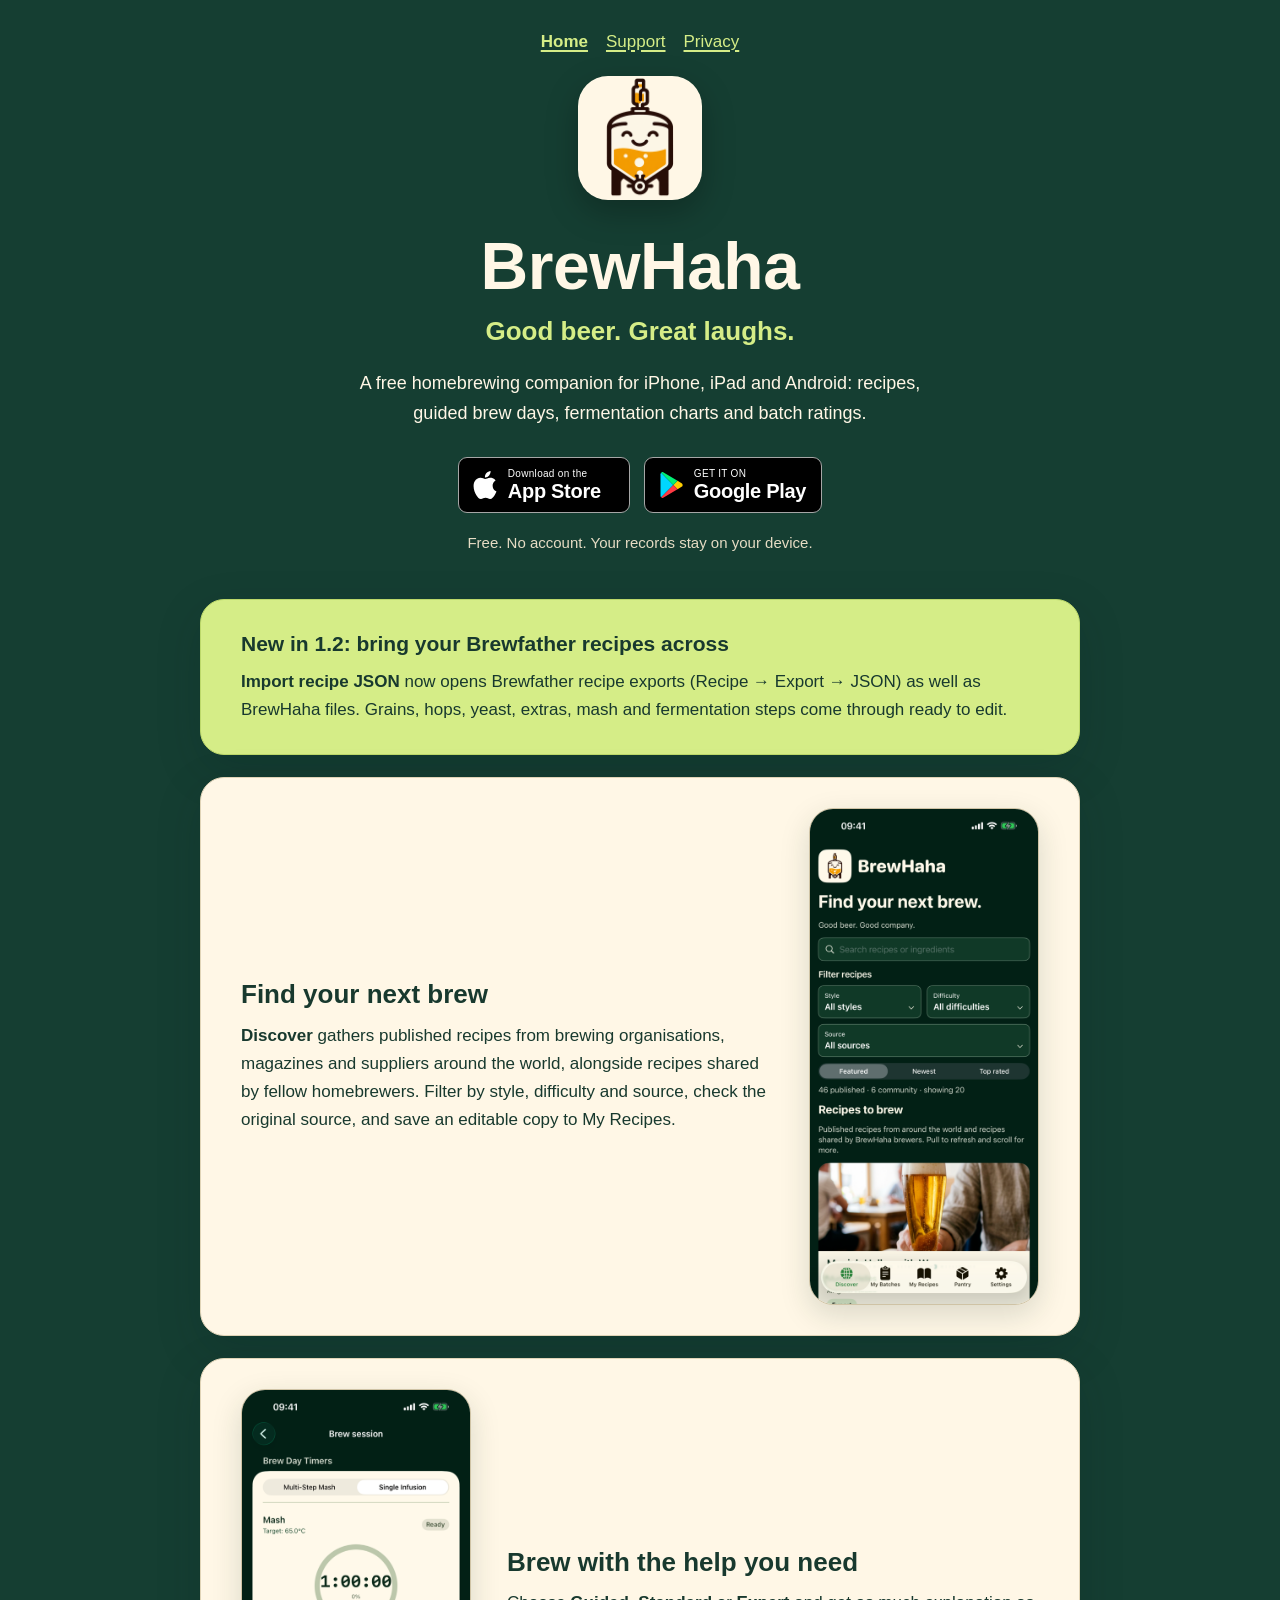
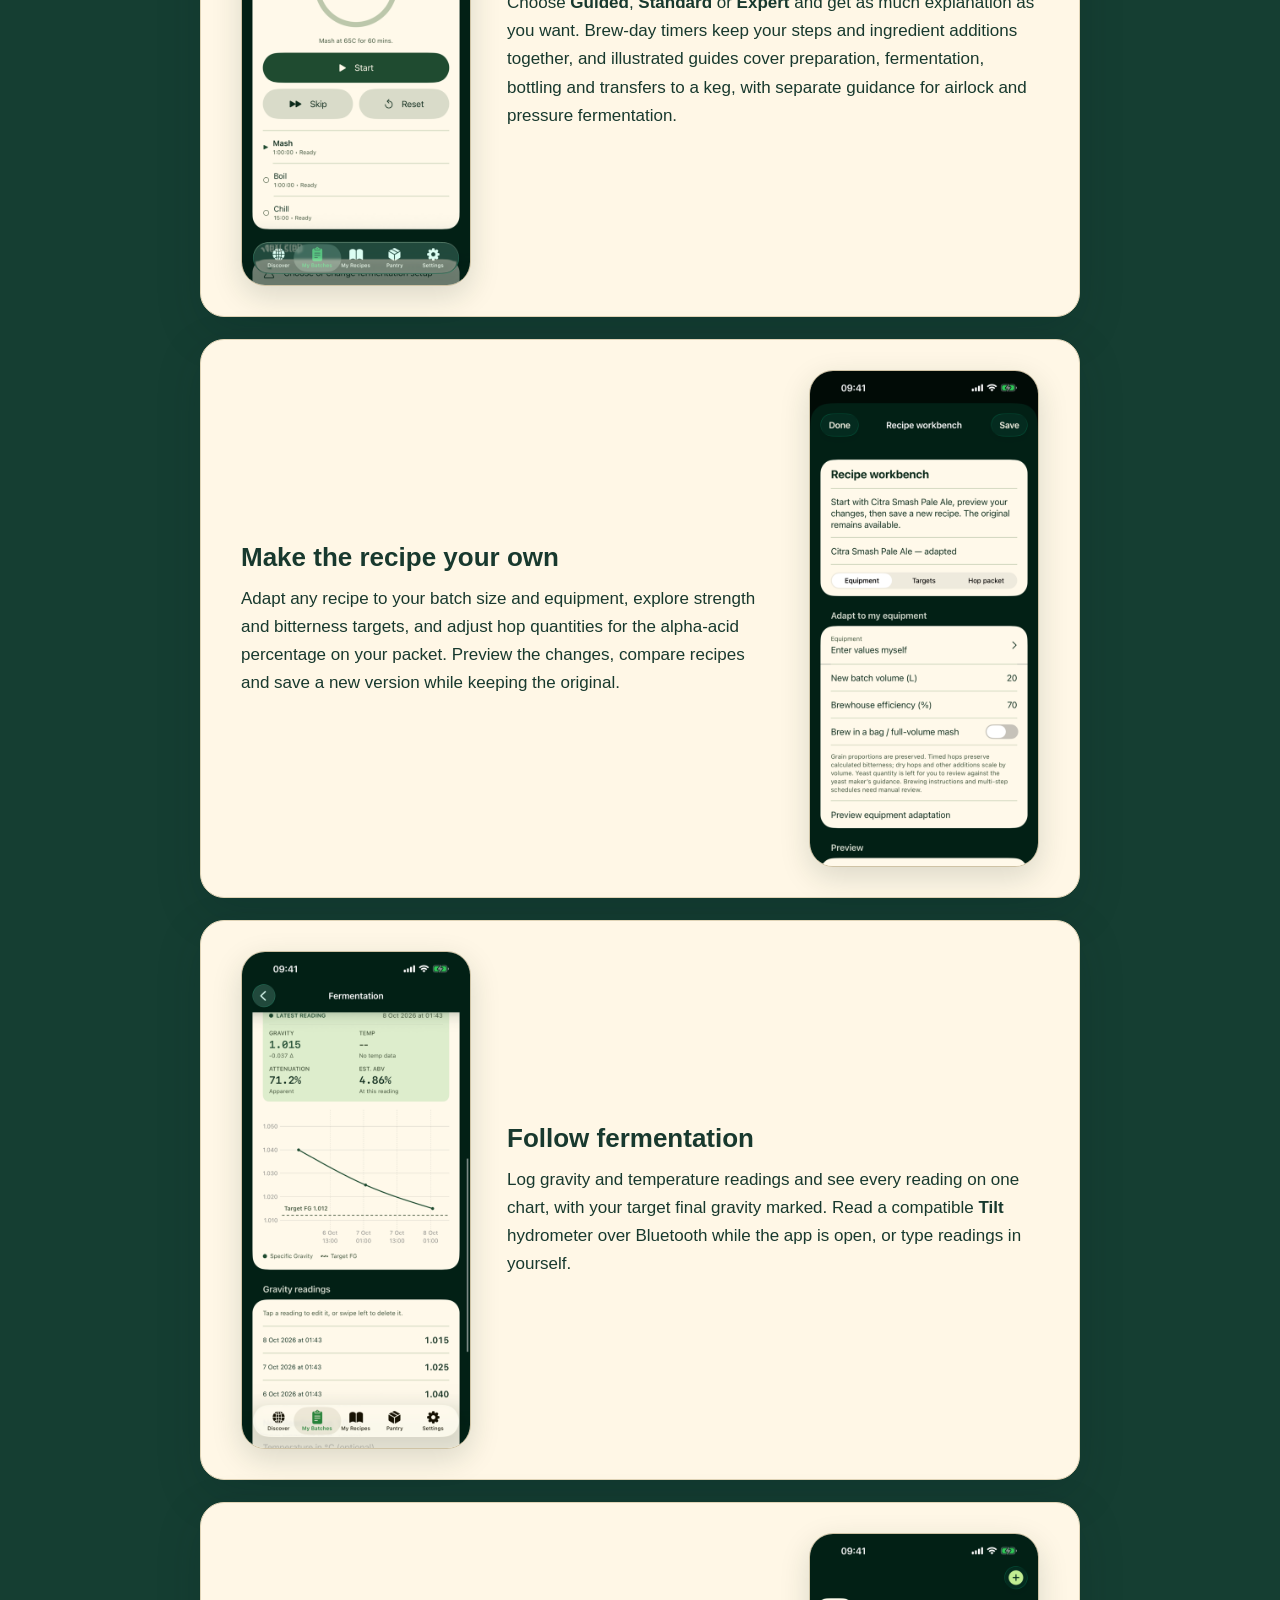
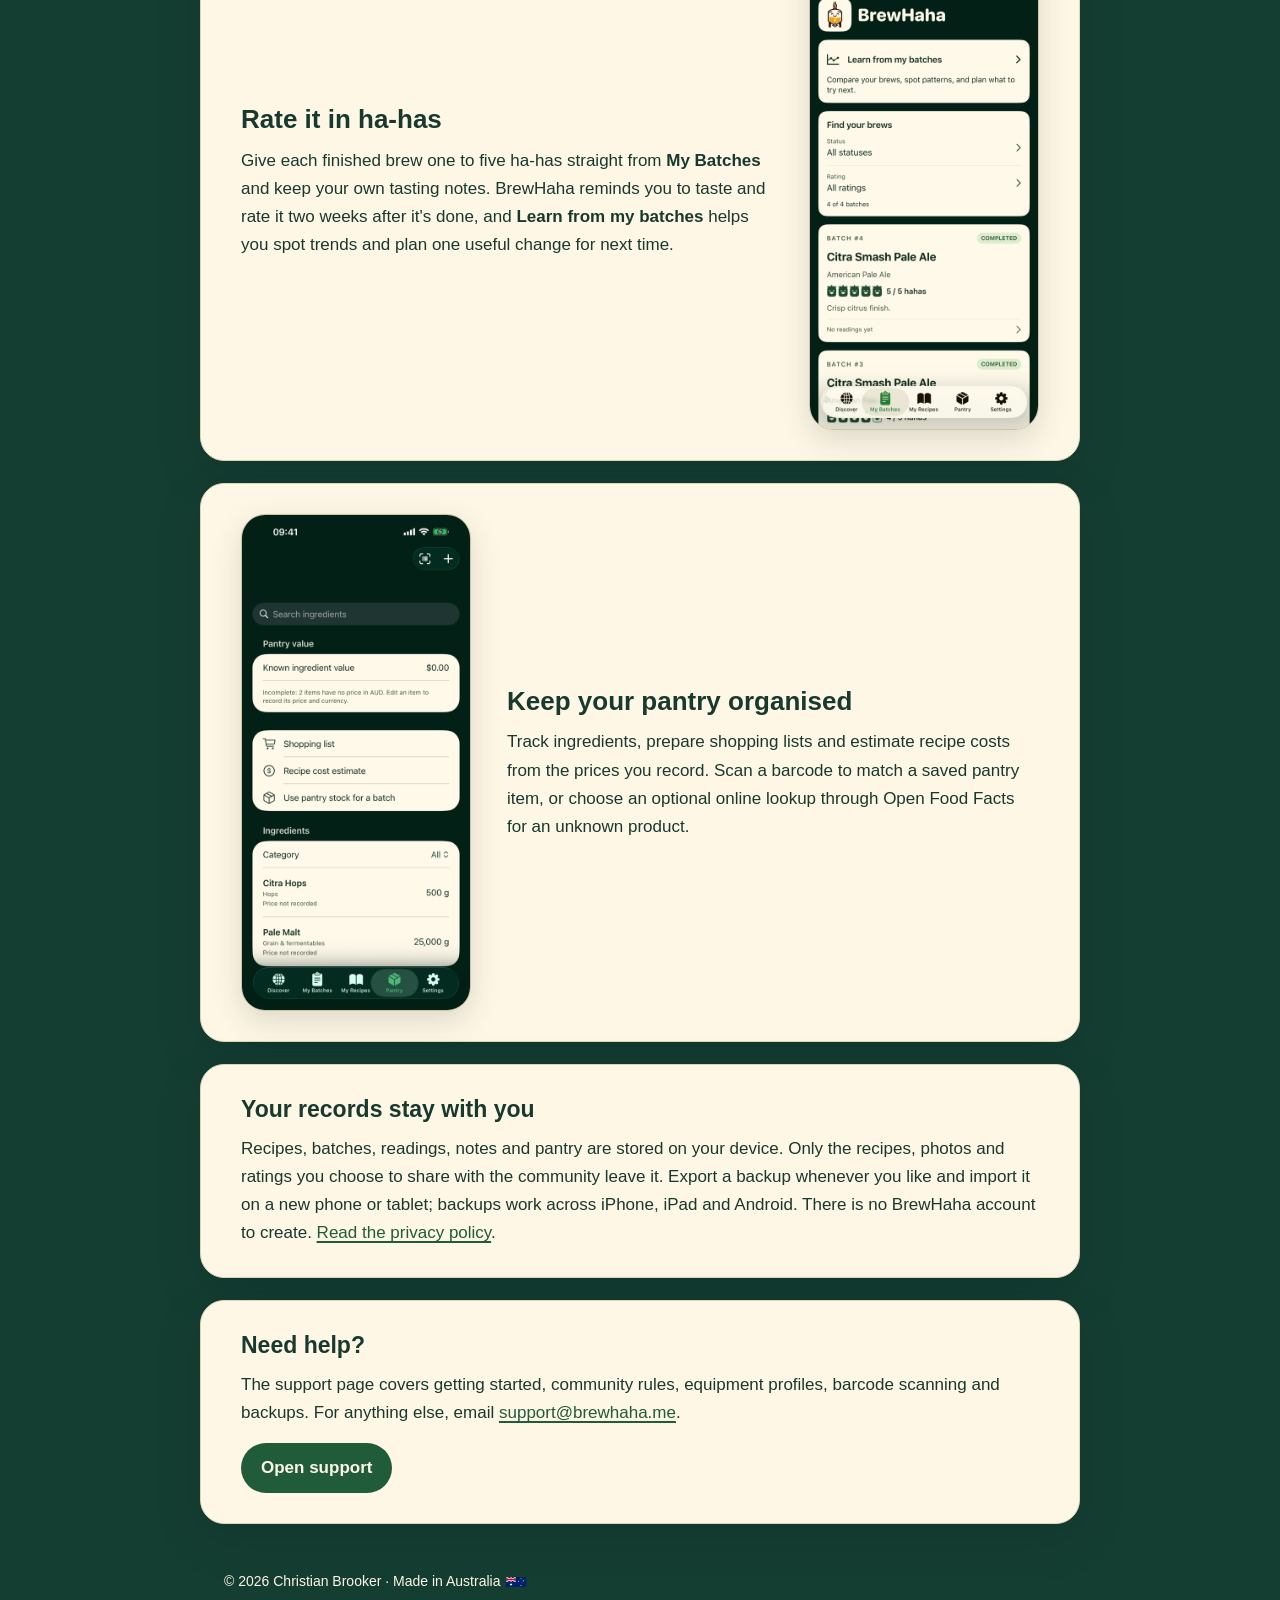
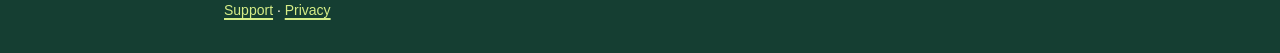
<file: index.html>
<!doctype html>
<html lang="en"><head><meta charset="utf-8"><meta name="viewport" content="width=device-width, initial-scale=1">
<title>BrewHaha – free homebrewing companion for iPhone, iPad and Android</title>
<meta name="description" content="BrewHaha is a free homebrewing companion for iPhone, iPad and Android: published and community recipes, guided brew days with timers, fermentation charts, batch ratings in ha-has and a pantry with shopping lists. No account; your records stay on your device.">
<link rel="canonical" href="https://brewhaha.me/">
<meta name="theme-color" content="#153e32">
<meta property="og:type" content="website">
<meta property="og:site_name" content="BrewHaha">
<meta property="og:url" content="https://brewhaha.me/">
<meta property="og:title" content="BrewHaha – free homebrewing companion for iPhone, iPad and Android">
<meta property="og:description" content="Recipes, guided brew days, fermentation charts and batch ratings. Free, no account, and your records stay on your device.">
<meta property="og:image" content="https://brewhaha.me/assets/logo.png">
<meta property="og:image:width" content="512">
<meta property="og:image:height" content="512">
<meta property="og:image:alt" content="BrewHaha app icon: a smiling beer mug">
<meta name="twitter:card" content="summary">
<link rel="icon" href="assets/logo.png" type="image/png">
<link rel="apple-touch-icon" href="assets/logo.png">
<link rel="stylesheet" href="assets/site.css">
<script type="application/ld+json">
{"@context":"https://schema.org","@type":"MobileApplication","name":"BrewHaha","url":"https://brewhaha.me/","image":"https://brewhaha.me/assets/logo.png","description":"Free homebrewing companion for iPhone, iPad and Android: recipes, guided brew days, fermentation charts and batch ratings.","operatingSystem":"iOS, Android","applicationCategory":"LifestyleApplication","offers":{"@type":"Offer","price":"0","priceCurrency":"AUD"},"author":{"@type":"Person","name":"Christian Brooker"},"installUrl":["https://apps.apple.com/app/id6818926786","https://play.google.com/store/apps/details?id=com.cbrooker.brewhaha"]}
</script>
</head>
<body><a class="skip" href="#main">Skip to content</a>
<header class="top"><nav aria-label="Main"><a href="./" aria-current="page">Home</a><a href="support/">Support</a><a href="privacy/">Privacy</a></nav></header>
<main id="main" class="home">

<section class="hero" aria-labelledby="name">
<img src="assets/logo.png" alt="" width="124" height="124">
<h1 id="name">BrewHaha</h1>
<p class="tag">Good beer. Great laughs.</p>
<p class="lead">A free homebrewing companion for iPhone, iPad and Android: recipes, guided brew days, fermentation charts and batch ratings.</p>
<!-- Store buttons are built in HTML/CSS. Apple's and Google's official badge artwork can be dropped in here later (replace each <a class="badge"> with the official image inside the same link). -->
<p class="stores">
<a class="badge" href="https://apps.apple.com/app/id6818926786"><svg viewBox="0 0 24 24" aria-hidden="true" fill="#fff"><path d="M12.152 6.896c-.948 0-2.415-1.078-3.96-1.04-2.04.027-3.91 1.183-4.961 3.014-2.117 3.675-.546 9.103 1.519 12.09 1.013 1.454 2.208 3.09 3.792 3.039 1.52-.065 2.09-.987 3.935-.987 1.831 0 2.35.987 3.96.948 1.637-.026 2.676-1.48 3.676-2.948 1.156-1.688 1.636-3.325 1.662-3.415-.039-.013-3.182-1.221-3.22-4.857-.026-3.04 2.48-4.494 2.597-4.559-1.429-2.09-3.623-2.324-4.39-2.376-2-.156-3.675 1.09-4.61 1.09zM15.53 3.83c.843-1.012 1.4-2.427 1.245-3.83-1.207.052-2.662.805-3.532 1.818-.78.896-1.454 2.338-1.273 3.714 1.338.104 2.715-.688 3.559-1.701"/></svg><span><small>Download on the</small><b>App Store</b></span></a>
<a class="badge" href="https://play.google.com/store/apps/details?id=com.cbrooker.brewhaha"><svg viewBox="0 0 24 24" aria-hidden="true"><path fill="#00d7fe" d="M3.6 1.4 14 12 3.6 22.6c-.4-.3-.6-.8-.6-1.4V2.8c0-.6.2-1.1.6-1.4z"/><path fill="#ffce00" d="m17.6 8.4 3.5 2c1.2.7 1.2 2.5 0 3.2l-3.5 2L14 12z"/><path fill="#ff3a44" d="M3.6 22.6 14 12l3.6 3.6L5.3 22.9c-.6.3-1.2.2-1.7-.3z"/><path fill="#00f076" d="M3.6 1.4c.5-.5 1.1-.6 1.7-.3l12.3 7.3L14 12z"/></svg><span><small>GET IT ON</small><b>Google Play</b></span></a>
</p>
<p class="fine">Free. No account. Your records stay on your device.</p>
</section>

<section class="card callout" aria-labelledby="new">
<h2 id="new">New in 1.2: bring your Brewfather recipes across</h2>
<p><strong>Import recipe JSON</strong> now opens Brewfather recipe exports (Recipe → Export → JSON) as well as BrewHaha files. Grains, hops, yeast, extras, mash and fermentation steps come through ready to edit.</p>
</section>

<div class="features">
<article class="card feature">
<div><h2>Find your next brew</h2>
<p><strong>Discover</strong> gathers published recipes from brewing organisations, magazines and suppliers around the world, alongside recipes shared by fellow homebrewers. Filter by style, difficulty and source, check the original source, and save an editable copy to My Recipes.</p></div>
<img class="shot" src="assets/screens/discover.png" alt="BrewHaha's Discover screen: style, difficulty and source filters above a list of recipes to brew." width="540" height="1173" loading="lazy">
</article>

<article class="card feature">
<div><h2>Brew with the help you need</h2>
<p>Choose <strong>Guided</strong>, <strong>Standard</strong> or <strong>Expert</strong> and get as much explanation as you want. Brew-day timers keep your steps and ingredient additions together, and illustrated guides cover preparation, fermentation, bottling and transfers to a keg, with separate guidance for airlock and pressure fermentation.</p></div>
<img class="shot" src="assets/screens/brew-day.png" alt="A brew session in BrewHaha with a one-hour mash timer, Start, Skip and Reset buttons, and the boil and chill steps queued below." width="540" height="1173" loading="lazy">
</article>

<article class="card feature">
<div><h2>Make the recipe your own</h2>
<p>Adapt any recipe to your batch size and equipment, explore strength and bitterness targets, and adjust hop quantities for the alpha-acid percentage on your packet. Preview the changes, compare recipes and save a new version while keeping the original.</p></div>
<img class="shot" src="assets/screens/workbench.png" alt="BrewHaha's Recipe workbench adapting Citra Smash Pale Ale to a 20-litre batch, with Equipment, Targets and Hop packet tabs." width="540" height="1173" loading="lazy">
</article>

<article class="card feature">
<div><h2>Follow fermentation</h2>
<p>Log gravity and temperature readings and see every reading on one chart, with your target final gravity marked. Read a compatible <strong>Tilt</strong> hydrometer over Bluetooth while the app is open, or type readings in yourself.</p></div>
<img class="shot" src="assets/screens/fermentation.png" alt="BrewHaha's Fermentation screen: latest gravity 1.015 with attenuation and estimated ABV, above a chart of readings falling towards the target." width="540" height="1173" loading="lazy">
</article>

<article class="card feature">
<div><h2>Rate it in ha-has</h2>
<p>Give each finished brew one to five ha-has straight from <strong>My Batches</strong> and keep your own tasting notes. BrewHaha reminds you to taste and rate it two weeks after it's done, and <strong>Learn from my batches</strong> helps you spot trends and plan one useful change for next time.</p></div>
<img class="shot" src="assets/screens/ratings.png" alt="My Batches in BrewHaha with a completed Citra Smash Pale Ale rated five out of five ha-has and the note “Crisp citrus finish”." width="540" height="1173" loading="lazy">
</article>

<article class="card feature">
<div><h2>Keep your pantry organised</h2>
<p>Track ingredients, prepare shopping lists and estimate recipe costs from the prices you record. Scan a barcode to match a saved pantry item, or choose an optional online lookup through Open Food Facts for an unknown product.</p></div>
<img class="shot" src="assets/screens/pantry.png" alt="BrewHaha's Pantry screen with pantry value, shopping list, recipe cost estimate and stock levels for Citra hops and pale malt." width="540" height="1173" loading="lazy">
</article>
</div>

<section class="card" aria-labelledby="records">
<h2 id="records">Your records stay with you</h2>
<p>Recipes, batches, readings, notes and pantry are stored on your device. Only the recipes, photos and ratings you choose to share with the community leave it. Export a backup whenever you like and import it on a new phone or tablet; backups work across iPhone, iPad and Android. There is no BrewHaha account to create. <a href="privacy/">Read the privacy policy</a>.</p>
</section>

<section class="card" aria-labelledby="help">
<h2 id="help">Need help?</h2>
<p>The support page covers getting started, community rules, equipment profiles, barcode scanning and backups. For anything else, email <a href="mailto:support@brewhaha.me">support@brewhaha.me</a>.</p>
<p><a class="cta" href="support/">Open support</a></p>
</section>

</main>
<footer><p>© 2026 Christian Brooker · Made in Australia <img class="flag" src="assets/flag-au.svg" alt="Australian flag" width="20" height="10"></p><p><a href="support/">Support</a> · <a href="privacy/">Privacy</a></p></footer>
</body></html>
</file>
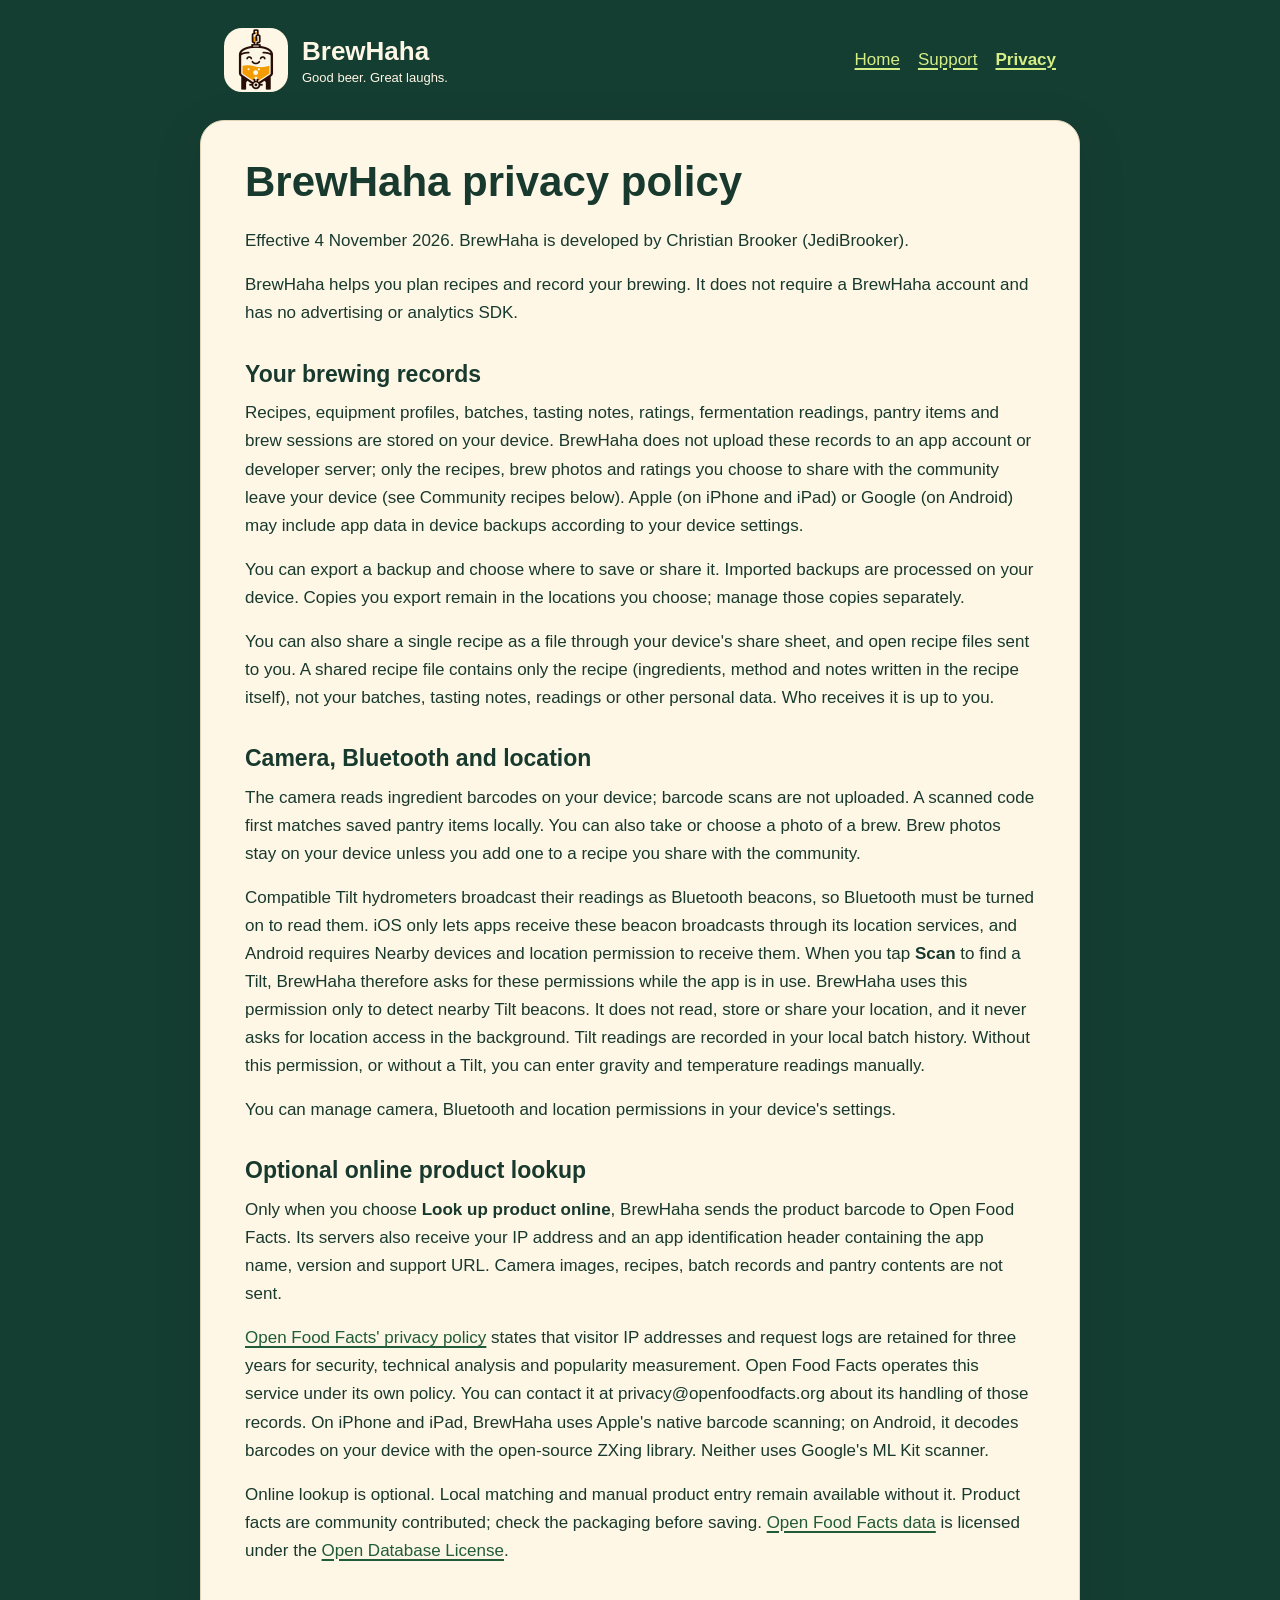
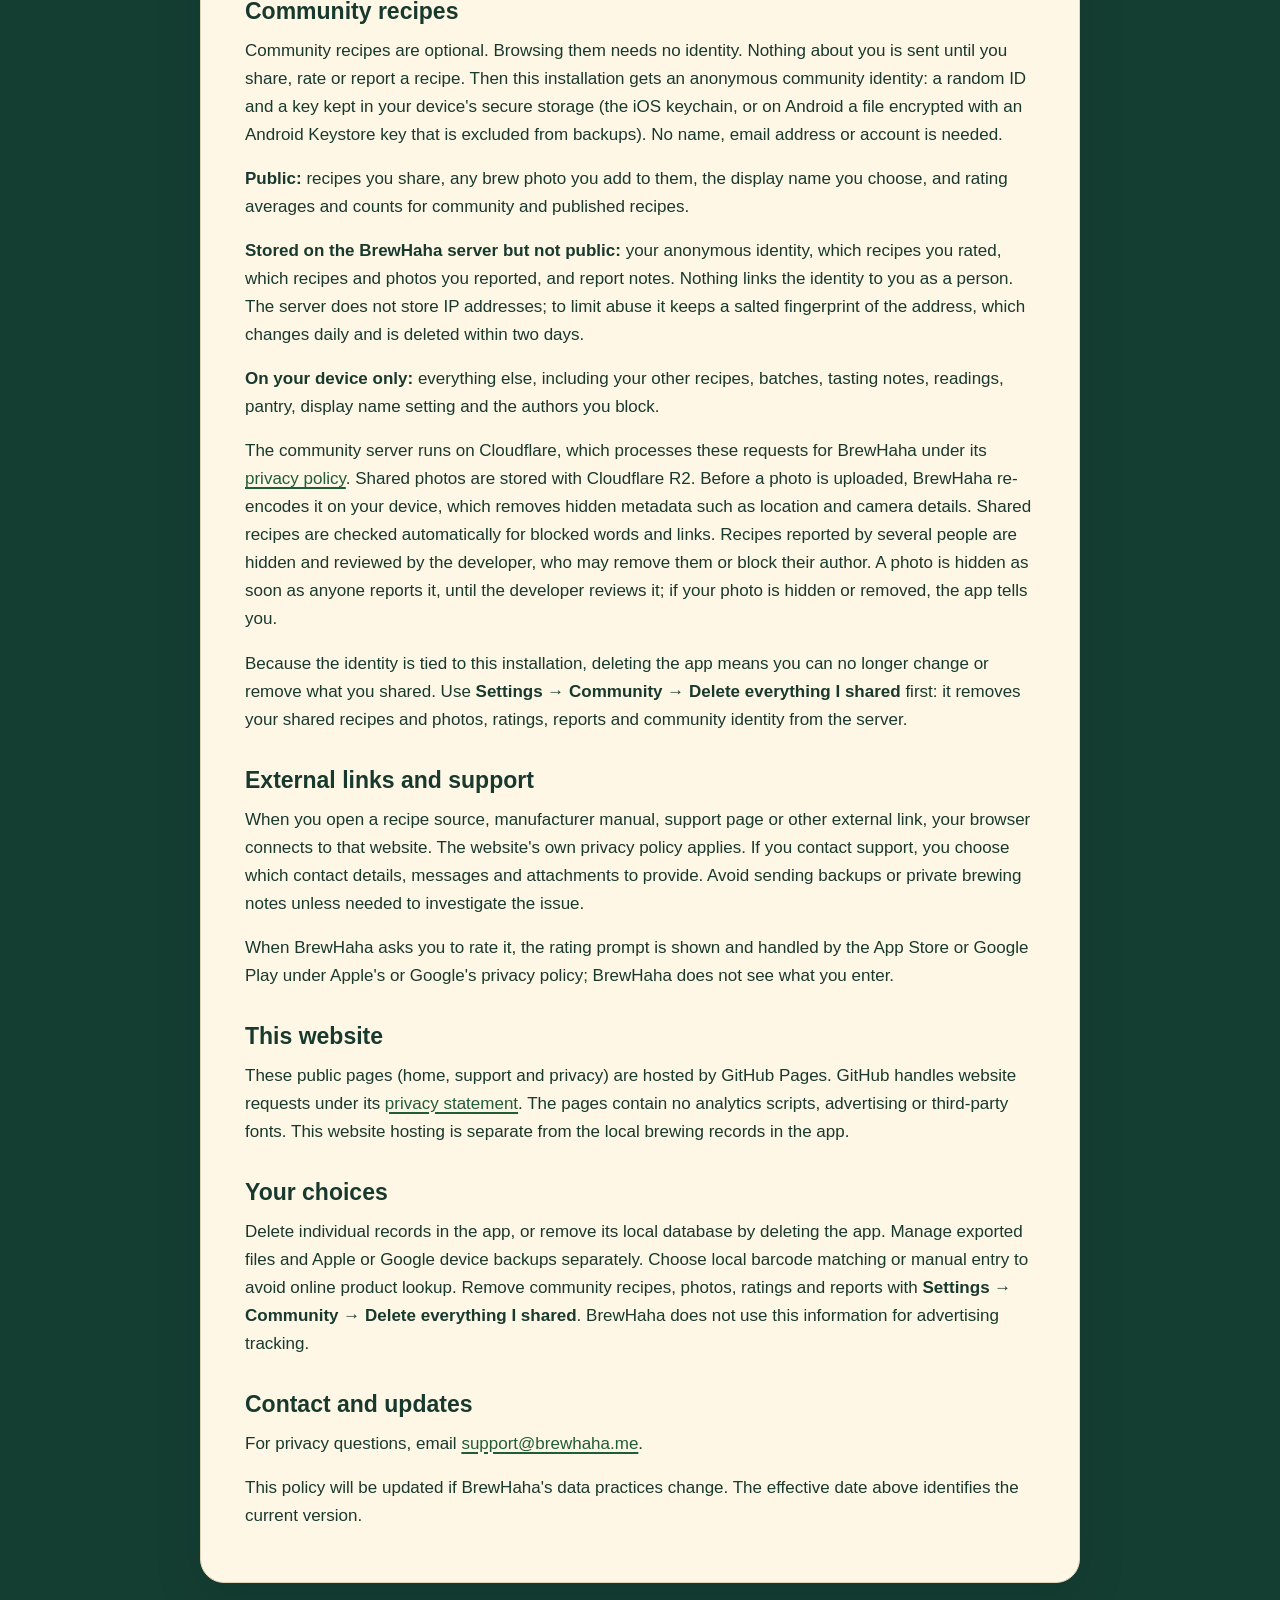
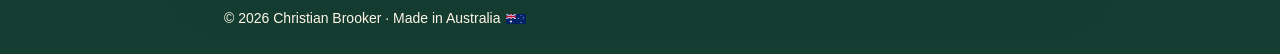
<file: privacy/index.html>
<!doctype html>
<html lang="en"><head><meta charset="utf-8"><meta name="viewport" content="width=device-width, initial-scale=1"><title>Privacy policy · BrewHaha</title><meta name="description" content="Privacy policy for BrewHaha, the free homebrewing companion for iPhone, iPad and Android."><link rel="canonical" href="https://brewhaha.me/privacy/"><link rel="stylesheet" href="../assets/site.css"></head>
<body><a class="skip" href="#main">Skip to content</a><header><a class="brand" href="../"><img src="../assets/logo.png" alt="" width="64" height="64"><span>BrewHaha<small>Good beer. Great laughs.</small></span></a><nav aria-label="Main"><a href="../">Home</a><a href="../support/">Support</a><a href="./" aria-current="page">Privacy</a></nav></header><main id="main"><h1>BrewHaha privacy policy</h1>
<p>Effective 4 November 2026. BrewHaha is developed by Christian Brooker (JediBrooker).</p>
<p>BrewHaha helps you plan recipes and record your brewing. It does not require a BrewHaha account and has no advertising or analytics SDK.</p>
<h2>Your brewing records</h2>
<p>Recipes, equipment profiles, batches, tasting notes, ratings, fermentation readings, pantry items and brew sessions are stored on your device. BrewHaha does not upload these records to an app account or developer server; only the recipes, brew photos and ratings you choose to share with the community leave your device (see Community recipes below). Apple (on iPhone and iPad) or Google (on Android) may include app data in device backups according to your device settings.</p>
<p>You can export a backup and choose where to save or share it. Imported backups are processed on your device. Copies you export remain in the locations you choose; manage those copies separately.</p>
<p>You can also share a single recipe as a file through your device&#x27;s share sheet, and open recipe files sent to you. A shared recipe file contains only the recipe (ingredients, method and notes written in the recipe itself), not your batches, tasting notes, readings or other personal data. Who receives it is up to you.</p>
<h2>Camera, Bluetooth and location</h2>
<p>The camera reads ingredient barcodes on your device; barcode scans are not uploaded. A scanned code first matches saved pantry items locally. You can also take or choose a photo of a brew. Brew photos stay on your device unless you add one to a recipe you share with the community.</p>
<p>Compatible Tilt hydrometers broadcast their readings as Bluetooth beacons, so Bluetooth must be turned on to read them. iOS only lets apps receive these beacon broadcasts through its location services, and Android requires Nearby devices and location permission to receive them. When you tap <strong>Scan</strong> to find a Tilt, BrewHaha therefore asks for these permissions while the app is in use. BrewHaha uses this permission only to detect nearby Tilt beacons. It does not read, store or share your location, and it never asks for location access in the background. Tilt readings are recorded in your local batch history. Without this permission, or without a Tilt, you can enter gravity and temperature readings manually.</p>
<p>You can manage camera, Bluetooth and location permissions in your device&#x27;s settings.</p>
<h2>Optional online product lookup</h2>
<p>Only when you choose <strong>Look up product online</strong>, BrewHaha sends the product barcode to Open Food Facts. Its servers also receive your IP address and an app identification header containing the app name, version and support URL. Camera images, recipes, batch records and pantry contents are not sent.</p>
<p><a href="https://world.openfoodfacts.org/privacy">Open Food Facts&#x27; privacy policy</a> states that visitor IP addresses and request logs are retained for three years for security, technical analysis and popularity measurement. Open Food Facts operates this service under its own policy. You can contact it at privacy@openfoodfacts.org about its handling of those records. On iPhone and iPad, BrewHaha uses Apple&#x27;s native barcode scanning; on Android, it decodes barcodes on your device with the open-source ZXing library. Neither uses Google&#x27;s ML Kit scanner.</p>
<p>Online lookup is optional. Local matching and manual product entry remain available without it. Product facts are community contributed; check the packaging before saving. <a href="https://world.openfoodfacts.org/data">Open Food Facts data</a> is licensed under the <a href="https://opendatacommons.org/licenses/odbl/1-0/">Open Database License</a>.</p>
<h2>Community recipes</h2>
<p>Community recipes are optional. Browsing them needs no identity. Nothing about you is sent until you share, rate or report a recipe. Then this installation gets an anonymous community identity: a random ID and a key kept in your device&#x27;s secure storage (the iOS keychain, or on Android a file encrypted with an Android Keystore key that is excluded from backups). No name, email address or account is needed.</p>
<p><strong>Public:</strong> recipes you share, any brew photo you add to them, the display name you choose, and rating averages and counts for community and published recipes.</p>
<p><strong>Stored on the BrewHaha server but not public:</strong> your anonymous identity, which recipes you rated, which recipes and photos you reported, and report notes. Nothing links the identity to you as a person. The server does not store IP addresses; to limit abuse it keeps a salted fingerprint of the address, which changes daily and is deleted within two days.</p>
<p><strong>On your device only:</strong> everything else, including your other recipes, batches, tasting notes, readings, pantry, display name setting and the authors you block.</p>
<p>The community server runs on Cloudflare, which processes these requests for BrewHaha under its <a href="https://www.cloudflare.com/privacypolicy/">privacy policy</a>. Shared photos are stored with Cloudflare R2. Before a photo is uploaded, BrewHaha re-encodes it on your device, which removes hidden metadata such as location and camera details. Shared recipes are checked automatically for blocked words and links. Recipes reported by several people are hidden and reviewed by the developer, who may remove them or block their author. A photo is hidden as soon as anyone reports it, until the developer reviews it; if your photo is hidden or removed, the app tells you.</p>
<p>Because the identity is tied to this installation, deleting the app means you can no longer change or remove what you shared. Use <strong>Settings → Community → Delete everything I shared</strong> first: it removes your shared recipes and photos, ratings, reports and community identity from the server.</p>
<h2>External links and support</h2>
<p>When you open a recipe source, manufacturer manual, support page or other external link, your browser connects to that website. The website&#x27;s own privacy policy applies. If you contact support, you choose which contact details, messages and attachments to provide. Avoid sending backups or private brewing notes unless needed to investigate the issue.</p>
<p>When BrewHaha asks you to rate it, the rating prompt is shown and handled by the App Store or Google Play under Apple&#x27;s or Google&#x27;s privacy policy; BrewHaha does not see what you enter.</p>
<h2>This website</h2>
<p>These public pages (home, support and privacy) are hosted by GitHub Pages. GitHub handles website requests under its <a href="https://docs.github.com/en/site-policy/privacy-policies/github-general-privacy-statement">privacy statement</a>. The pages contain no analytics scripts, advertising or third-party fonts. This website hosting is separate from the local brewing records in the app.</p>
<h2>Your choices</h2>
<p>Delete individual records in the app, or remove its local database by deleting the app. Manage exported files and Apple or Google device backups separately. Choose local barcode matching or manual entry to avoid online product lookup. Remove community recipes, photos, ratings and reports with <strong>Settings → Community → Delete everything I shared</strong>. BrewHaha does not use this information for advertising tracking.</p>
<h2>Contact and updates</h2>
<p>For privacy questions, email <a href="mailto:support@brewhaha.me">support@brewhaha.me</a>.</p>
<p>This policy will be updated if BrewHaha&#x27;s data practices change. The effective date above identifies the current version.</p></main><footer>© 2026 Christian Brooker · Made in Australia <img class="flag" src="../assets/flag-au.svg" alt="Australian flag" width="20" height="10"></footer></body></html>
</file>
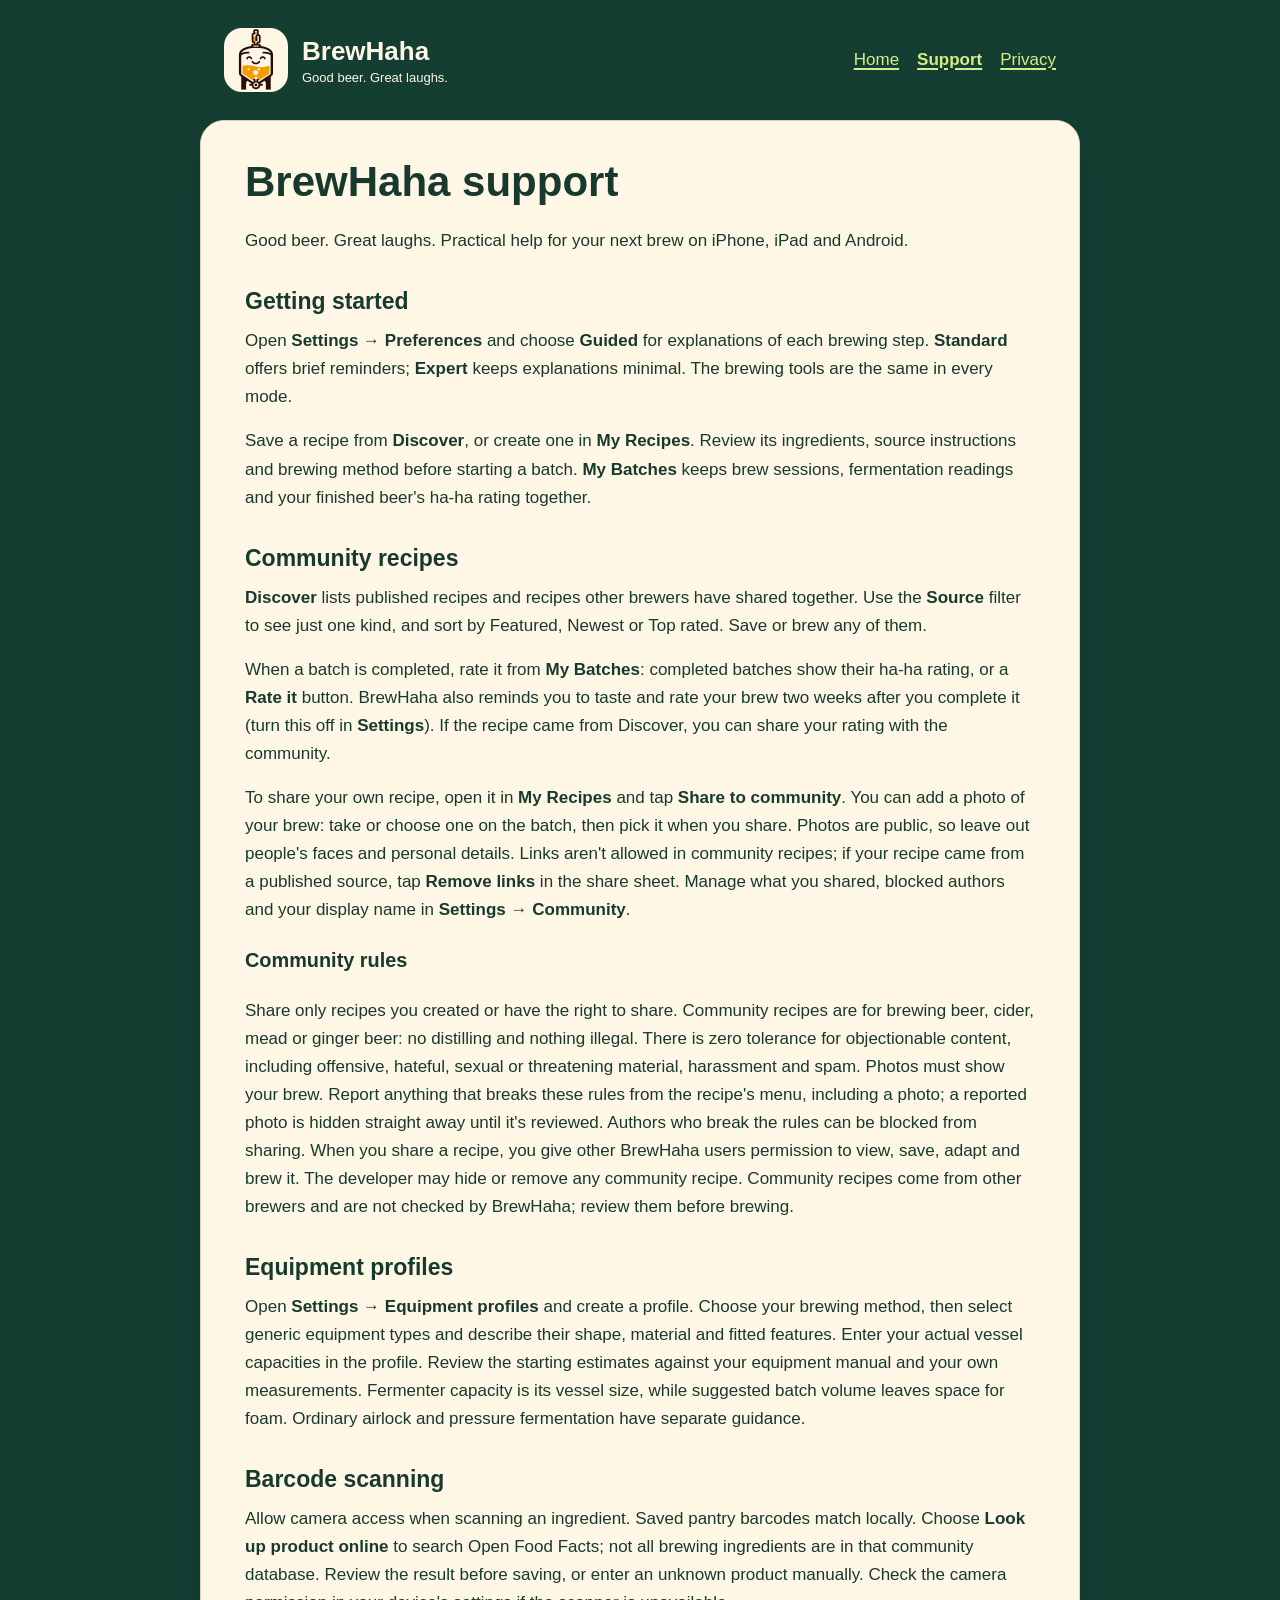
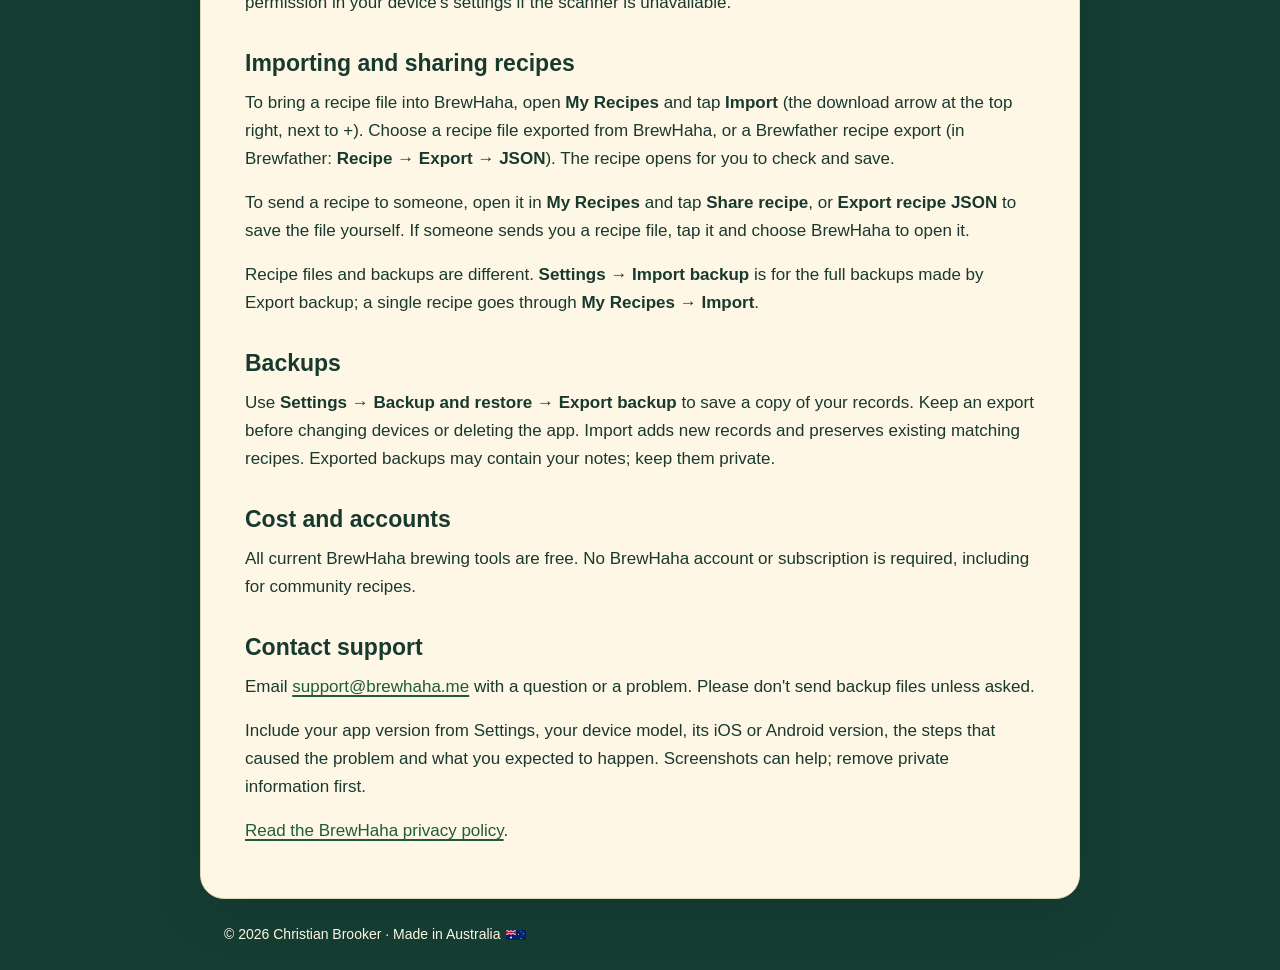
<file: support/index.html>
<!doctype html>
<html lang="en"><head><meta charset="utf-8"><meta name="viewport" content="width=device-width, initial-scale=1"><title>Support · BrewHaha</title><meta name="description" content="Support for BrewHaha, the free homebrewing companion for iPhone, iPad and Android."><link rel="canonical" href="https://brewhaha.me/support/"><link rel="stylesheet" href="../assets/site.css"></head>
<body><a class="skip" href="#main">Skip to content</a><header><a class="brand" href="../"><img src="../assets/logo.png" alt="" width="64" height="64"><span>BrewHaha<small>Good beer. Great laughs.</small></span></a><nav aria-label="Main"><a href="../">Home</a><a href="./" aria-current="page">Support</a><a href="../privacy/">Privacy</a></nav></header><main id="main"><h1>BrewHaha support</h1>
<p>Good beer. Great laughs. Practical help for your next brew on iPhone, iPad and Android.</p>
<h2>Getting started</h2>
<p>Open <strong>Settings → Preferences</strong> and choose <strong>Guided</strong> for explanations of each brewing step. <strong>Standard</strong> offers brief reminders; <strong>Expert</strong> keeps explanations minimal. The brewing tools are the same in every mode.</p>
<p>Save a recipe from <strong>Discover</strong>, or create one in <strong>My Recipes</strong>. Review its ingredients, source instructions and brewing method before starting a batch. <strong>My Batches</strong> keeps brew sessions, fermentation readings and your finished beer&#x27;s ha-ha rating together.</p>
<h2>Community recipes</h2>
<p><strong>Discover</strong> lists published recipes and recipes other brewers have shared together. Use the <strong>Source</strong> filter to see just one kind, and sort by Featured, Newest or Top rated. Save or brew any of them.</p>
<p>When a batch is completed, rate it from <strong>My Batches</strong>: completed batches show their ha-ha rating, or a <strong>Rate it</strong> button. BrewHaha also reminds you to taste and rate your brew two weeks after you complete it (turn this off in <strong>Settings</strong>). If the recipe came from Discover, you can share your rating with the community.</p>
<p>To share your own recipe, open it in <strong>My Recipes</strong> and tap <strong>Share to community</strong>. You can add a photo of your brew: take or choose one on the batch, then pick it when you share. Photos are public, so leave out people&#x27;s faces and personal details. Links aren&#x27;t allowed in community recipes; if your recipe came from a published source, tap <strong>Remove links</strong> in the share sheet. Manage what you shared, blocked authors and your display name in <strong>Settings → Community</strong>.</p>
<h3>Community rules</h3>
<p>Share only recipes you created or have the right to share. Community recipes are for brewing beer, cider, mead or ginger beer: no distilling and nothing illegal. There is zero tolerance for objectionable content, including offensive, hateful, sexual or threatening material, harassment and spam. Photos must show your brew. Report anything that breaks these rules from the recipe&#x27;s menu, including a photo; a reported photo is hidden straight away until it&#x27;s reviewed. Authors who break the rules can be blocked from sharing. When you share a recipe, you give other BrewHaha users permission to view, save, adapt and brew it. The developer may hide or remove any community recipe. Community recipes come from other brewers and are not checked by BrewHaha; review them before brewing.</p>
<h2>Equipment profiles</h2>
<p>Open <strong>Settings → Equipment profiles</strong> and create a profile. Choose your brewing method, then select generic equipment types and describe their shape, material and fitted features. Enter your actual vessel capacities in the profile. Review the starting estimates against your equipment manual and your own measurements. Fermenter capacity is its vessel size, while suggested batch volume leaves space for foam. Ordinary airlock and pressure fermentation have separate guidance.</p>
<h2>Barcode scanning</h2>
<p>Allow camera access when scanning an ingredient. Saved pantry barcodes match locally. Choose <strong>Look up product online</strong> to search Open Food Facts; not all brewing ingredients are in that community database. Review the result before saving, or enter an unknown product manually. Check the camera permission in your device&#x27;s settings if the scanner is unavailable.</p>
<h2>Importing and sharing recipes</h2>
<p>To bring a recipe file into BrewHaha, open <strong>My Recipes</strong> and tap <strong>Import</strong> (the download arrow at the top right, next to +). Choose a recipe file exported from BrewHaha, or a Brewfather recipe export (in Brewfather: <strong>Recipe → Export → JSON</strong>). The recipe opens for you to check and save.</p>
<p>To send a recipe to someone, open it in <strong>My Recipes</strong> and tap <strong>Share recipe</strong>, or <strong>Export recipe JSON</strong> to save the file yourself. If someone sends you a recipe file, tap it and choose BrewHaha to open it.</p>
<p>Recipe files and backups are different. <strong>Settings → Import backup</strong> is for the full backups made by Export backup; a single recipe goes through <strong>My Recipes → Import</strong>.</p>
<h2>Backups</h2>
<p>Use <strong>Settings → Backup and restore → Export backup</strong> to save a copy of your records. Keep an export before changing devices or deleting the app. Import adds new records and preserves existing matching recipes. Exported backups may contain your notes; keep them private.</p>
<h2>Cost and accounts</h2>
<p>All current BrewHaha brewing tools are free. No BrewHaha account or subscription is required, including for community recipes.</p>
<h2>Contact support</h2>
<p>Email <a href="mailto:support@brewhaha.me">support@brewhaha.me</a> with a question or a problem. Please don&#x27;t send backup files unless asked.</p>
<p>Include your app version from Settings, your device model, its iOS or Android version, the steps that caused the problem and what you expected to happen. Screenshots can help; remove private information first.</p>
<p><a href="../privacy/">Read the BrewHaha privacy policy</a>.</p></main><footer>© 2026 Christian Brooker · Made in Australia <img class="flag" src="../assets/flag-au.svg" alt="Australian flag" width="20" height="10"></footer></body></html>
</file>
<file: assets/site.css>
*{box-sizing:border-box}html{color-scheme:light}body{margin:0;background:#153e32;color:#18392e;font:17px/1.65 -apple-system,BlinkMacSystemFont,"Segoe UI",sans-serif}header,main,footer{max-width:880px;margin:auto}header{display:flex;align-items:center;justify-content:space-between;gap:24px;padding:28px 24px;color:#fff7e6}.brand{display:flex;align-items:center;gap:14px;color:inherit;text-decoration:none;font-size:26px;font-weight:800}.brand img{border-radius:18px;background:#fff7e6;object-fit:contain}.brand small{display:block;font-size:13px;font-weight:500}.brand span{line-height:1.35}nav{display:flex;gap:18px}nav a,footer a{color:#d5ed87}nav a[aria-current]{font-weight:700}main{background:#fff7e6;border:1px solid #e0d4b7;border-radius:24px;padding:36px 44px;box-shadow:0 15px 45px #071d242b}h1{font-size:clamp(30px,5vw,42px);line-height:1.2;margin:0 0 20px}h2{font-size:23px;line-height:1.3;margin:32px 0 10px}p{margin:0 0 16px}a{color:#205c39;text-decoration-thickness:1.5px;text-underline-offset:3px}a:hover{color:#416323}a:focus-visible{outline:3px solid #c3dd60;outline-offset:4px}footer{padding:24px;color:#fff7e6;font-size:14px}footer p{margin:0 0 6px}footer .flag{vertical-align:-1px;margin-left:2px;border-radius:1px}.skip{position:absolute;left:20px;top:-90px;background:#fff7e6;padding:8px}.skip:focus{top:8px}
/* Landing page */
.top{justify-content:center;padding-bottom:8px}.home{background:none;border:0;border-radius:0;padding:0;box-shadow:none;color:#fff7e6}.hero{text-align:center;padding:12px 24px 44px}.hero img{width:124px;height:124px;border-radius:30px;background:#fff7e6;object-fit:contain;box-shadow:0 12px 32px #00000040}.hero h1{font-size:clamp(42px,9vw,66px);margin:18px 0 0;letter-spacing:-.5px}.tag{color:#d5ed87;font-size:clamp(20px,4vw,26px);font-weight:700;margin:4px 0 16px}.lead{max-width:580px;margin:0 auto 28px;font-size:18px}.stores{display:flex;justify-content:center;gap:14px;flex-wrap:wrap;margin:0 0 18px}.badge{display:inline-flex;align-items:center;gap:9px;height:56px;min-width:172px;padding:0 15px 0 12px;background:#000;color:#fff;border:1px solid #a6a6a6;border-radius:9px;text-decoration:none;text-align:left;line-height:1.1}.badge:hover{color:#fff;background:#1a1a1a}.badge svg{width:28px;height:28px;flex:none}.badge small{display:block;font-size:10px;letter-spacing:.3px}.badge b{display:block;font-size:20px;font-weight:600;letter-spacing:-.3px;margin-top:1px;white-space:nowrap}.fine{font-size:15px;color:#e6dcc4;margin:0}.card{background:#fff7e6;color:#18392e;border:1px solid #e0d4b7;border-radius:24px;padding:30px 40px;box-shadow:0 15px 45px #071d242b;margin:0 0 22px}.card h2{margin-top:0}.card p:last-child{margin-bottom:0}.callout{background:#d5ed87;border-color:#bcd86a}.callout h2{font-size:21px}.feature{display:grid;grid-template-columns:minmax(0,1fr) 230px;gap:14px 36px;align-items:center}.feature:nth-of-type(even){grid-template-columns:230px minmax(0,1fr)}.feature:nth-of-type(even) .shot{order:-1}.feature h2{font-size:26px}.shot{width:100%;height:auto;display:block;border-radius:24px;border:1px solid #cfc3a5;box-shadow:0 10px 30px #0f2d2426}.cta{display:inline-block;background:#205c39;color:#fff7e6;padding:11px 20px;border-radius:999px;text-decoration:none;font-weight:700}.cta:hover{background:#2b7249;color:#fff7e6}
@media(max-width:600px){header{padding:20px 18px;flex-wrap:wrap;gap:16px}main{border-radius:18px;margin:0 12px;padding:26px 22px}footer{padding:22px}.brand{font-size:24px}nav{font-size:16px}.home{margin:0}.hero{padding:4px 18px 36px}.card{border-radius:18px;margin:0 12px 16px;padding:24px 20px}.feature,.feature:nth-of-type(even){grid-template-columns:1fr}.feature .shot,.feature:nth-of-type(even) .shot{order:1;max-width:250px;margin:6px auto 0}.badge{min-width:0;flex:1 1 150px;padding:0 10px;gap:8px}.badge b{font-size:17px}}
</file>
